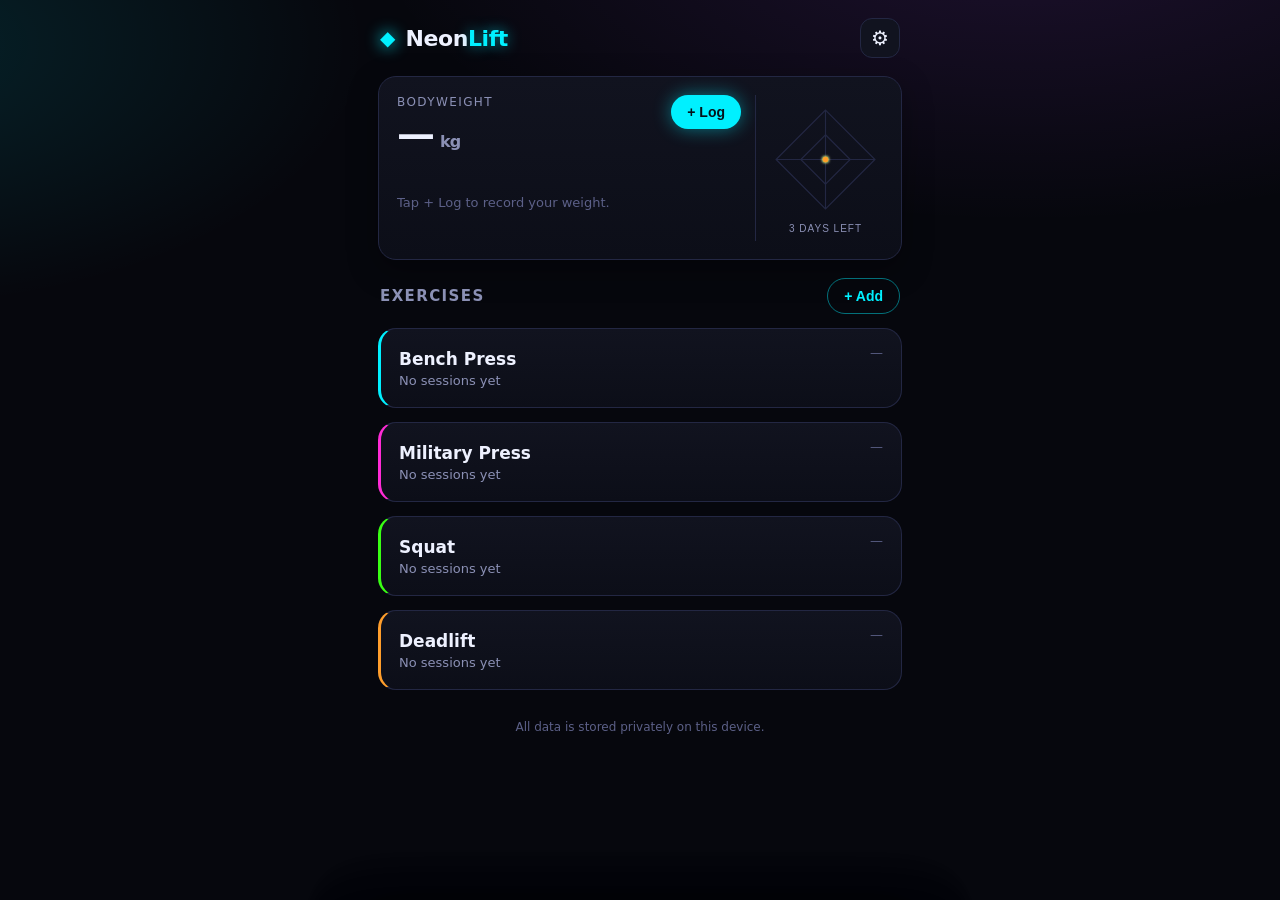
<file: NeonLift 2/index.html>
<!DOCTYPE html>
<html lang="en">
<head>
  <meta charset="UTF-8" />
  <meta name="viewport" content="width=device-width, initial-scale=1.0, viewport-fit=cover, maximum-scale=1.0, user-scalable=no" />
  <meta name="theme-color" content="#06070d" />
  <meta name="apple-mobile-web-app-capable" content="yes" />
  <meta name="apple-mobile-web-app-status-bar-style" content="black-translucent" />
  <meta name="apple-mobile-web-app-title" content="NeonLift" />
  <link rel="apple-touch-icon" href="./icon-192.png" />
  <link rel="manifest" href="./manifest.webmanifest" />
  <title>NeonLift</title>
  <link rel="stylesheet" href="./styles.css" />
</head>
<body>
  <div id="app">
    <!-- HOME VIEW -->
    <main id="view-home" class="view active">
      <header class="app-header">
        <div class="logo">
          <span class="logo-mark">◆</span>
          <h1>Neon<span>Lift</span></h1>
        </div>
        <button id="settings-btn" class="icon-btn" aria-label="Settings">⚙</button>
      </header>

      <!-- Bodyweight hero + weekly balance radar -->
      <section class="card bw-card" id="bw-card">
        <div class="bw-main">
          <div class="card-head">
            <div>
              <p class="card-label">Bodyweight</p>
              <p class="bw-current"><span id="bw-current">—</span><small id="bw-unit">kg</small></p>
              <p class="bw-delta" id="bw-delta"></p>
            </div>
            <button class="pill-btn" id="log-bw-btn">+ Log</button>
          </div>
          <div class="spark-wrap" id="bw-spark"></div>
        </div>
        <button class="bw-radar" id="bw-radar" aria-label="Weekly balance radar">
          <div class="radar-mini" id="radar-mini"></div>
          <span class="radar-cap" id="radar-cap">Balance</span>
        </button>
      </section>

      <div class="section-head">
        <h2>Exercises</h2>
        <button class="pill-btn ghost" id="add-ex-btn">+ Add</button>
      </div>
      <section id="exercise-list" class="ex-list"></section>

      <p class="footer-note">All data is stored privately on this device.</p>
    </main>

    <!-- DETAIL VIEW -->
    <main id="view-detail" class="view">
      <header class="app-header">
        <button class="icon-btn" id="back-btn" aria-label="Back">‹</button>
        <h1 id="detail-title" class="detail-title">Exercise</h1>
        <button class="icon-btn" id="ex-menu-btn" aria-label="Options">⋯</button>
      </header>

      <section class="card chart-card">
        <div class="chart-head">
          <p class="card-label">Top set over time</p>
          <p class="chart-best" id="detail-best"></p>
        </div>
        <div id="detail-chart" class="chart-wrap"></div>
      </section>

      <button class="big-btn" id="log-session-btn">+ Log session</button>

      <div class="section-head"><h2>History</h2></div>
      <section id="history-list" class="history-list"></section>
    </main>
  </div>

  <!-- ===== Modals ===== -->
  <div class="modal-backdrop" id="modal-backdrop"></div>

  <!-- Log session modal -->
  <div class="modal" id="modal-session">
    <div class="modal-grip"></div>
    <h3 id="session-modal-title">Log session</h3>
    <label class="field">
      <span>Date</span>
      <input type="date" id="session-date" />
    </label>
    <p class="work-label">Working set</p>
    <div class="stepper-grid">
      <div class="stepper full" data-step="2.5" data-min="0">
        <span class="stepper-cap">Weight (<b class="unit-lbl">kg</b>)</span>
        <div class="stepper-ctl">
          <button class="dec" type="button" aria-label="Decrease weight">−</button>
          <input id="in-weight" type="number" inputmode="decimal" step="2.5" min="0" placeholder="0" />
          <button class="inc" type="button" aria-label="Increase weight">+</button>
        </div>
      </div>
      <div class="stepper" data-step="1" data-min="1">
        <span class="stepper-cap">Reps</span>
        <div class="stepper-ctl">
          <button class="dec" type="button" aria-label="Decrease reps">−</button>
          <input id="in-reps" type="number" inputmode="numeric" step="1" min="1" placeholder="5" />
          <button class="inc" type="button" aria-label="Increase reps">+</button>
        </div>
      </div>
      <div class="stepper" data-step="1" data-min="1">
        <span class="stepper-cap">Sets</span>
        <div class="stepper-ctl">
          <button class="dec" type="button" aria-label="Decrease sets">−</button>
          <input id="in-sets" type="number" inputmode="numeric" step="1" min="1" placeholder="3" />
          <button class="inc" type="button" aria-label="Increase sets">+</button>
        </div>
      </div>
    </div>
    <p class="work-preview" id="work-preview"></p>
    <div class="modal-actions">
      <button class="btn-secondary" data-close>Cancel</button>
      <button class="btn-primary" id="save-session-btn">Save</button>
    </div>
  </div>

  <!-- Log bodyweight modal -->
  <div class="modal" id="modal-bw">
    <div class="modal-grip"></div>
    <h3>Log bodyweight</h3>
    <label class="field">
      <span>Date</span>
      <input type="date" id="bw-date" />
    </label>
    <label class="field">
      <span>Weight (<b class="unit-lbl">kg</b>)</span>
      <input type="number" inputmode="decimal" step="0.1" id="bw-input" placeholder="0.0" />
    </label>
    <div class="modal-actions">
      <button class="btn-secondary" data-close>Cancel</button>
      <button class="btn-primary" id="save-bw-btn">Save</button>
    </div>
  </div>

  <!-- Add / edit exercise modal -->
  <div class="modal" id="modal-ex">
    <div class="modal-grip"></div>
    <h3 id="ex-modal-title">Add exercise</h3>
    <label class="field">
      <span>Name</span>
      <input type="text" id="ex-name" placeholder="e.g. Barbell Row" maxlength="40" />
    </label>
    <label class="field">
      <span>Accent colour</span>
      <div class="swatches" id="ex-swatches"></div>
    </label>
    <div class="modal-actions">
      <button class="btn-danger" id="delete-ex-btn" hidden>Delete</button>
      <button class="btn-secondary" data-close>Cancel</button>
      <button class="btn-primary" id="save-ex-btn">Save</button>
    </div>
  </div>

  <!-- Weekly balance radar modal -->
  <div class="modal" id="modal-radar">
    <div class="modal-grip"></div>
    <h3>Weekly Balance</h3>
    <div class="radar-big" id="radar-big"></div>
    <p class="radar-period" id="radar-period"></p>
    <div class="radar-legend" id="radar-legend"></div>
    <p class="cfg-label">Spokes — tap to add/remove</p>
    <div class="spoke-chips" id="spoke-chips"></div>
    <label class="field" style="margin-top:18px">
      <span>Resets every</span>
      <select id="reset-weekday" class="select-input"></select>
    </label>
    <div class="modal-actions">
      <button class="btn-primary" data-close>Done</button>
    </div>
  </div>

  <!-- Settings modal -->
  <div class="modal" id="modal-settings">
    <div class="modal-grip"></div>
    <h3>Settings</h3>
    <label class="field">
      <span>Units</span>
      <div class="seg" id="unit-seg">
        <button data-unit="kg" class="active">kg</button>
        <button data-unit="lbs">lbs</button>
      </div>
    </label>
    <button class="btn-secondary wide" id="open-radar-settings">◈ Weekly balance radar…</button>
    <div class="data-actions" style="margin-top:14px">
      <button class="btn-secondary" id="export-btn">Export data</button>
      <button class="btn-secondary" id="import-btn">Import data</button>
      <input type="file" id="import-file" accept="application/json" hidden />
    </div>
    <button class="btn-danger wide" id="reset-btn">Erase all data</button>
    <div class="modal-actions">
      <button class="btn-primary" data-close>Done</button>
    </div>
  </div>

  <div id="toast" class="toast"></div>

  <script src="./app.js"></script>
</body>
</html>
</file>
<file: NeonLift 2/styles.css>
:root {
  --bg: #06070d;
  --bg-2: #0c0e18;
  --surface: #11131f;
  --surface-2: #171a2b;
  --line: #232743;
  --text: #eef1ff;
  --muted: #8b90b5;
  --muted-2: #5c6088;
  --cyan: #00f0ff;
  --magenta: #ff2bd6;
  --green: #39ff14;
  --orange: #ff9e2c;
  --purple: #b14dff;
  --yellow: #f5ff3d;
  --danger: #ff3b6b;
  --radius: 18px;
  --safe-top: env(safe-area-inset-top, 0px);
  --safe-bottom: env(safe-area-inset-bottom, 0px);
}

* { box-sizing: border-box; -webkit-tap-highlight-color: transparent; }

html, body {
  margin: 0;
  padding: 0;
  background: var(--bg);
  color: var(--text);
  font-family: -apple-system, BlinkMacSystemFont, "Segoe UI", Roboto, "Helvetica Neue", system-ui, sans-serif;
  -webkit-font-smoothing: antialiased;
  overscroll-behavior-y: none;
}

body {
  background:
    radial-gradient(1100px 520px at 80% -10%, rgba(177,77,255,0.14), transparent 60%),
    radial-gradient(900px 480px at -10% 5%, rgba(0,240,255,0.12), transparent 55%),
    var(--bg);
  min-height: 100vh;
}

#app { max-width: 560px; margin: 0 auto; }

.view { display: none; padding: calc(var(--safe-top) + 8px) 18px calc(var(--safe-bottom) + 40px); animation: fade .25s ease; }
.view.active { display: block; }
@keyframes fade { from { opacity: 0; transform: translateY(6px);} to { opacity: 1; transform: none; } }

/* ---------- Header ---------- */
.app-header {
  display: flex; align-items: center; justify-content: space-between;
  padding: 10px 2px 18px;
}
.logo { display: flex; align-items: center; gap: 10px; }
.logo-mark {
  color: var(--cyan); font-size: 20px;
  filter: drop-shadow(0 0 8px var(--cyan));
}
.logo h1, .detail-title { font-size: 22px; font-weight: 800; letter-spacing: -0.4px; margin: 0; }
.logo h1 span { color: var(--cyan); text-shadow: 0 0 14px rgba(0,240,255,0.6); }
.detail-title { flex: 1; text-align: center; font-size: 19px; }

.icon-btn {
  background: var(--surface); border: 1px solid var(--line); color: var(--text);
  width: 40px; height: 40px; border-radius: 12px; font-size: 20px; line-height: 1;
  display: grid; place-items: center; cursor: pointer; transition: .15s;
}
.icon-btn:active { transform: scale(.92); }
#back-btn { font-size: 28px; }

/* ---------- Cards ---------- */
.card {
  background: linear-gradient(180deg, var(--surface), var(--bg-2));
  border: 1px solid var(--line);
  border-radius: var(--radius);
  padding: 18px;
  margin-bottom: 18px;
  box-shadow: 0 10px 30px rgba(0,0,0,0.35);
}
.card-label { color: var(--muted); font-size: 12px; text-transform: uppercase; letter-spacing: 1.4px; margin: 0 0 6px; }
.card-head { display: flex; align-items: flex-start; justify-content: space-between; }

/* bodyweight card = weight (left) + radar (right ~30%) */
.bw-card { display: flex; gap: 14px; align-items: stretch; }
.bw-main { flex: 1 1 auto; min-width: 0; display: flex; flex-direction: column; }
.bw-main .spark-wrap { margin-top: auto; }
.bw-radar {
  flex: 0 0 30%; max-width: 128px; min-width: 92px;
  background: transparent; border: none; border-left: 1px solid var(--line);
  padding: 0 0 0 12px; display: flex; flex-direction: column; align-items: center; justify-content: center;
  gap: 6px; cursor: pointer; transition: .15s;
}
.bw-radar:active { transform: scale(.97); }
.radar-mini { width: 100%; aspect-ratio: 1 / 1; display: grid; place-items: center; }
.radar-mini svg { width: 100%; height: 100%; overflow: visible; }
.radar-empty { color: var(--muted-2); font-size: 13px; text-align: center; }
.radar-empty.mini { font-size: 30px; color: var(--cyan); }
.radar-cap { font-size: 10px; color: var(--muted); text-transform: uppercase; letter-spacing: 1px; margin: 0; text-align: center; }

.bw-current { font-size: 38px; font-weight: 800; margin: 0; line-height: 1; letter-spacing: -1px; }
.bw-current small { font-size: 16px; font-weight: 600; color: var(--muted); margin-left: 6px; }
.bw-delta { font-size: 13px; margin: 8px 0 0; font-weight: 600; min-height: 16px; }
.bw-delta.up { color: var(--green); }
.bw-delta.down { color: var(--cyan); }
.spark-wrap { margin-top: 12px; height: 64px; }

/* ---------- Buttons ---------- */
.pill-btn {
  background: var(--cyan); color: #04121a; border: none;
  font-weight: 700; font-size: 14px; padding: 9px 16px; border-radius: 999px;
  cursor: pointer; box-shadow: 0 0 18px rgba(0,240,255,0.45); transition: .15s;
}
.pill-btn:active { transform: scale(.94); }
.pill-btn.ghost {
  background: transparent; color: var(--cyan);
  border: 1px solid rgba(0,240,255,0.45); box-shadow: none;
}
.big-btn {
  width: 100%; padding: 16px; border-radius: 14px; border: none; cursor: pointer;
  background: linear-gradient(90deg, var(--magenta), var(--purple));
  color: #fff; font-weight: 800; font-size: 16px; letter-spacing: .3px;
  box-shadow: 0 0 24px rgba(255,43,214,0.4); margin-bottom: 26px; transition: .15s;
}
.big-btn:active { transform: scale(.98); }

.section-head { display: flex; align-items: center; justify-content: space-between; margin: 4px 2px 14px; }
.section-head h2 { font-size: 15px; text-transform: uppercase; letter-spacing: 1.4px; color: var(--muted); margin: 0; font-weight: 700; }

/* ---------- Exercise list ---------- */
.ex-list { display: flex; flex-direction: column; gap: 14px; }
.ex-card {
  display: grid; grid-template-columns: 1fr 96px; gap: 8px; align-items: center;
  background: linear-gradient(180deg, var(--surface), var(--bg-2));
  border: 1px solid var(--line); border-left-width: 3px;
  border-radius: var(--radius); padding: 16px 18px; cursor: pointer; transition: .15s;
}
.ex-card:active { transform: scale(.99); background: var(--surface-2); }
.ex-card .ex-name { font-weight: 700; font-size: 17px; margin: 0 0 4px; }
.ex-card .ex-meta { color: var(--muted); font-size: 13px; margin: 0; }
.ex-card .ex-meta b { color: var(--text); font-weight: 700; }
.ex-card .mini-spark { height: 46px; }
.ex-empty { color: var(--muted-2); font-size: 13px; }

.footer-note { text-align: center; color: var(--muted-2); font-size: 12px; margin-top: 30px; }

/* ---------- Chart ---------- */
.chart-card { padding: 16px 14px 8px; }
.chart-head { display: flex; align-items: baseline; justify-content: space-between; padding: 0 6px 6px; }
.chart-best { font-size: 13px; color: var(--muted); margin: 0; }
.chart-best b { color: var(--text); }
.chart-wrap { width: 100%; }
.chart-wrap svg, .spark-wrap svg, .mini-spark svg { width: 100%; height: 100%; display: block; overflow: visible; }
.chart-empty {
  height: 180px; display: grid; place-items: center; color: var(--muted-2);
  font-size: 14px; text-align: center; line-height: 1.5;
}

/* ---------- History ---------- */
.history-list { display: flex; flex-direction: column; gap: 10px; }
.hist-row {
  background: var(--surface); border: 1px solid var(--line);
  border-radius: 14px; padding: 14px 16px;
}
.hist-top { display: flex; align-items: center; justify-content: space-between; margin-bottom: 8px; }
.hist-date { font-weight: 700; font-size: 14px; }
.hist-top-set { font-size: 13px; color: var(--muted); }
.hist-top-set b { color: var(--text); }
.hist-sets { display: flex; flex-wrap: wrap; gap: 6px; }
.set-chip {
  font-size: 12px; background: var(--surface-2); border: 1px solid var(--line);
  border-radius: 8px; padding: 4px 9px; color: var(--muted);
}
.set-chip b { color: var(--text); font-weight: 700; }
.hist-del { background: none; border: none; color: var(--muted-2); font-size: 12px; cursor: pointer; padding: 4px; }
.hist-del:active { color: var(--danger); }

/* ---------- Modals ---------- */
.modal-backdrop {
  position: fixed; inset: 0; background: rgba(2,3,8,0.66); backdrop-filter: blur(4px);
  opacity: 0; pointer-events: none; transition: opacity .25s; z-index: 40;
}
.modal-backdrop.show { opacity: 1; pointer-events: auto; }
.modal {
  position: fixed; left: 0; right: 0; bottom: 0; z-index: 50;
  max-width: 560px; margin: 0 auto;
  background: var(--bg-2); border: 1px solid var(--line); border-bottom: none;
  border-radius: 22px 22px 0 0; padding: 8px 20px calc(var(--safe-bottom) + 22px);
  transform: translateY(110%); transition: transform .3s cubic-bezier(.3,.8,.3,1);
  box-shadow: 0 -16px 50px rgba(0,0,0,0.5); max-height: 90vh; overflow-y: auto;
}
.modal.show { transform: translateY(0); }
.modal-grip { width: 42px; height: 5px; border-radius: 3px; background: var(--line); margin: 8px auto 14px; }
.modal h3 { margin: 0 0 18px; font-size: 19px; }

.field { display: block; margin-bottom: 16px; }
.field > span { display: block; font-size: 13px; color: var(--muted); margin-bottom: 7px; }
.field input, .field input[type="date"] {
  width: 100%; background: var(--surface); border: 1px solid var(--line); color: var(--text);
  border-radius: 12px; padding: 13px 14px; font-size: 16px; outline: none; transition: .15s;
}
.field input:focus { border-color: var(--cyan); box-shadow: 0 0 0 3px rgba(0,240,255,0.15); }

/* sets editor */
.sets-head, .set-row {
  display: grid; grid-template-columns: 38px 1fr 1fr 38px; gap: 8px; align-items: center;
}
.sets-head { color: var(--muted); font-size: 12px; margin-bottom: 8px; padding: 0 2px; }
.sets-head b { color: var(--muted); font-weight: 600; }
.set-row { margin-bottom: 8px; }
.set-row .set-no {
  display: grid; place-items: center; height: 34px; color: var(--muted);
  font-weight: 700; font-size: 13px; background: var(--surface); border-radius: 9px;
}
.set-row input {
  width: 100%; background: var(--surface); border: 1px solid var(--line); color: var(--text);
  border-radius: 10px; padding: 11px; font-size: 16px; text-align: center; outline: none;
}
.set-row input:focus { border-color: var(--cyan); }
.set-row .rm-set { background: none; border: none; color: var(--muted-2); font-size: 20px; cursor: pointer; }
.set-row .rm-set:active { color: var(--danger); }
.add-set-btn {
  width: 100%; background: transparent; border: 1px dashed var(--line); color: var(--cyan);
  border-radius: 12px; padding: 12px; font-size: 14px; font-weight: 600; cursor: pointer; margin: 6px 0 4px;
}

/* working-set steppers */
.work-label { font-size: 13px; color: var(--muted); margin: 2px 0 12px; }
.stepper-grid { display: grid; grid-template-columns: 1fr 1fr; gap: 14px; }
.stepper.full { grid-column: span 2; }
.stepper-cap { display: block; font-size: 12px; color: var(--muted); margin-bottom: 8px; }
.stepper-cap b { color: var(--muted); font-weight: 600; }
.stepper-ctl { display: grid; grid-template-columns: 48px 1fr 48px; gap: 8px; align-items: center; }
.stepper-ctl button {
  height: 50px; border-radius: 12px; border: 1px solid var(--line);
  background: var(--surface); color: var(--cyan); font-size: 26px; font-weight: 700; line-height: 1;
  cursor: pointer; display: grid; place-items: center; transition: .12s;
}
.stepper-ctl button:active { transform: scale(.9); background: var(--surface-2); }
.stepper-ctl input {
  height: 50px; text-align: center; font-size: 21px; font-weight: 800;
  background: var(--surface); border: 1px solid var(--line); color: var(--text);
  border-radius: 12px; outline: none; width: 100%; min-width: 0;
}
.stepper-ctl input:focus { border-color: var(--cyan); box-shadow: 0 0 0 3px rgba(0,240,255,0.15); }
.work-preview {
  text-align: center; margin: 18px 0 0; font-size: 16px; color: var(--muted); font-weight: 600; min-height: 20px;
}
.work-preview b { color: var(--cyan); font-weight: 800; }

/* history working-set line */
.hist-top { align-items: center; }
.hist-work { font-size: 15px; color: var(--muted); }
.hist-work b { color: var(--text); font-weight: 800; }
.hist-work .x, .hist-work .colon { color: var(--muted-2); margin: 0 3px; }

.modal-actions { display: flex; gap: 10px; margin-top: 22px; }
.modal-actions .btn-secondary { flex: 1; }
.modal-actions .btn-primary { flex: 1.4; }
.btn-primary {
  background: var(--cyan); color: #04121a; border: none; font-weight: 800; font-size: 16px;
  padding: 14px; border-radius: 12px; cursor: pointer; box-shadow: 0 0 18px rgba(0,240,255,0.4);
}
.btn-secondary {
  background: var(--surface); color: var(--text); border: 1px solid var(--line);
  font-weight: 600; font-size: 16px; padding: 14px; border-radius: 12px; cursor: pointer;
}
.btn-danger {
  background: rgba(255,59,107,0.12); color: var(--danger); border: 1px solid rgba(255,59,107,0.4);
  font-weight: 700; font-size: 15px; padding: 12px 16px; border-radius: 12px; cursor: pointer;
}
.btn-danger.wide { width: 100%; margin-top: 14px; }
.btn-primary:active, .btn-secondary:active, .btn-danger:active { transform: scale(.97); }

/* swatches */
.swatches { display: flex; flex-wrap: wrap; gap: 12px; }
.swatch {
  width: 34px; height: 34px; border-radius: 50%; cursor: pointer; border: 2px solid transparent;
  transition: .15s;
}
.swatch.sel { border-color: #fff; transform: scale(1.1); }

/* segmented */
.seg { display: inline-flex; background: var(--surface); border: 1px solid var(--line); border-radius: 12px; padding: 4px; }
.seg button {
  border: none; background: transparent; color: var(--muted); font-weight: 700; font-size: 15px;
  padding: 9px 26px; border-radius: 9px; cursor: pointer; transition: .15s;
}
.seg button.active { background: var(--cyan); color: #04121a; }

.data-actions { display: flex; gap: 10px; margin-top: 6px; }
.data-actions .btn-secondary { flex: 1; }

/* radar modal */
.radar-big { width: 100%; max-width: 300px; margin: 4px auto 0; aspect-ratio: 1 / 1; }
.radar-big svg { width: 100%; height: 100%; overflow: visible; }
.radar-period { text-align: center; color: var(--muted); font-size: 13px; margin: 10px 0 18px; }
.radar-period b { color: var(--text); }
.radar-legend { display: flex; flex-direction: column; gap: 10px; margin-bottom: 20px; }
.leg-row { display: flex; align-items: center; gap: 10px; font-size: 14px; }
.leg-dot { width: 12px; height: 12px; border-radius: 50%; flex: 0 0 auto; }
.leg-name { flex: 1; color: var(--text); font-weight: 600; min-width: 0; overflow: hidden; text-overflow: ellipsis; white-space: nowrap; }
.leg-bar { width: 64px; height: 7px; border-radius: 4px; background: var(--surface-2); overflow: hidden; flex: 0 0 auto; }
.leg-bar i { display: block; height: 100%; border-radius: 4px; transition: width .3s; }
.leg-count { color: var(--muted); font-weight: 700; font-size: 13px; flex: 0 0 auto; min-width: 34px; text-align: right; }
.leg-count b { color: var(--text); }
.cfg-label { font-size: 12px; text-transform: uppercase; letter-spacing: 1.2px; color: var(--muted); margin: 6px 0 12px; }
.spoke-chips { display: flex; flex-wrap: wrap; gap: 9px; }
.spoke-chip {
  border: 1px solid var(--line); background: var(--surface); color: var(--muted);
  border-radius: 999px; padding: 9px 15px; font-size: 13px; font-weight: 700; cursor: pointer; transition: .15s;
}
.spoke-chip:active { transform: scale(.95); }
.spoke-chip.on { color: #04121a; border-color: transparent; }
.select-input {
  width: 100%; background: var(--surface); border: 1px solid var(--line); color: var(--text);
  border-radius: 12px; padding: 13px 14px; font-size: 16px; outline: none;
}
.select-input:focus { border-color: var(--cyan); }
.wide { width: 100%; }

/* toast */
.toast {
  position: fixed; bottom: calc(var(--safe-bottom) + 26px); left: 50%; transform: translate(-50%, 30px);
  background: var(--surface-2); border: 1px solid var(--line); color: var(--text);
  padding: 12px 20px; border-radius: 999px; font-size: 14px; font-weight: 600;
  opacity: 0; pointer-events: none; transition: .3s; z-index: 60; box-shadow: 0 8px 30px rgba(0,0,0,0.5);
}
.toast.show { opacity: 1; transform: translate(-50%, 0); }
</file>
